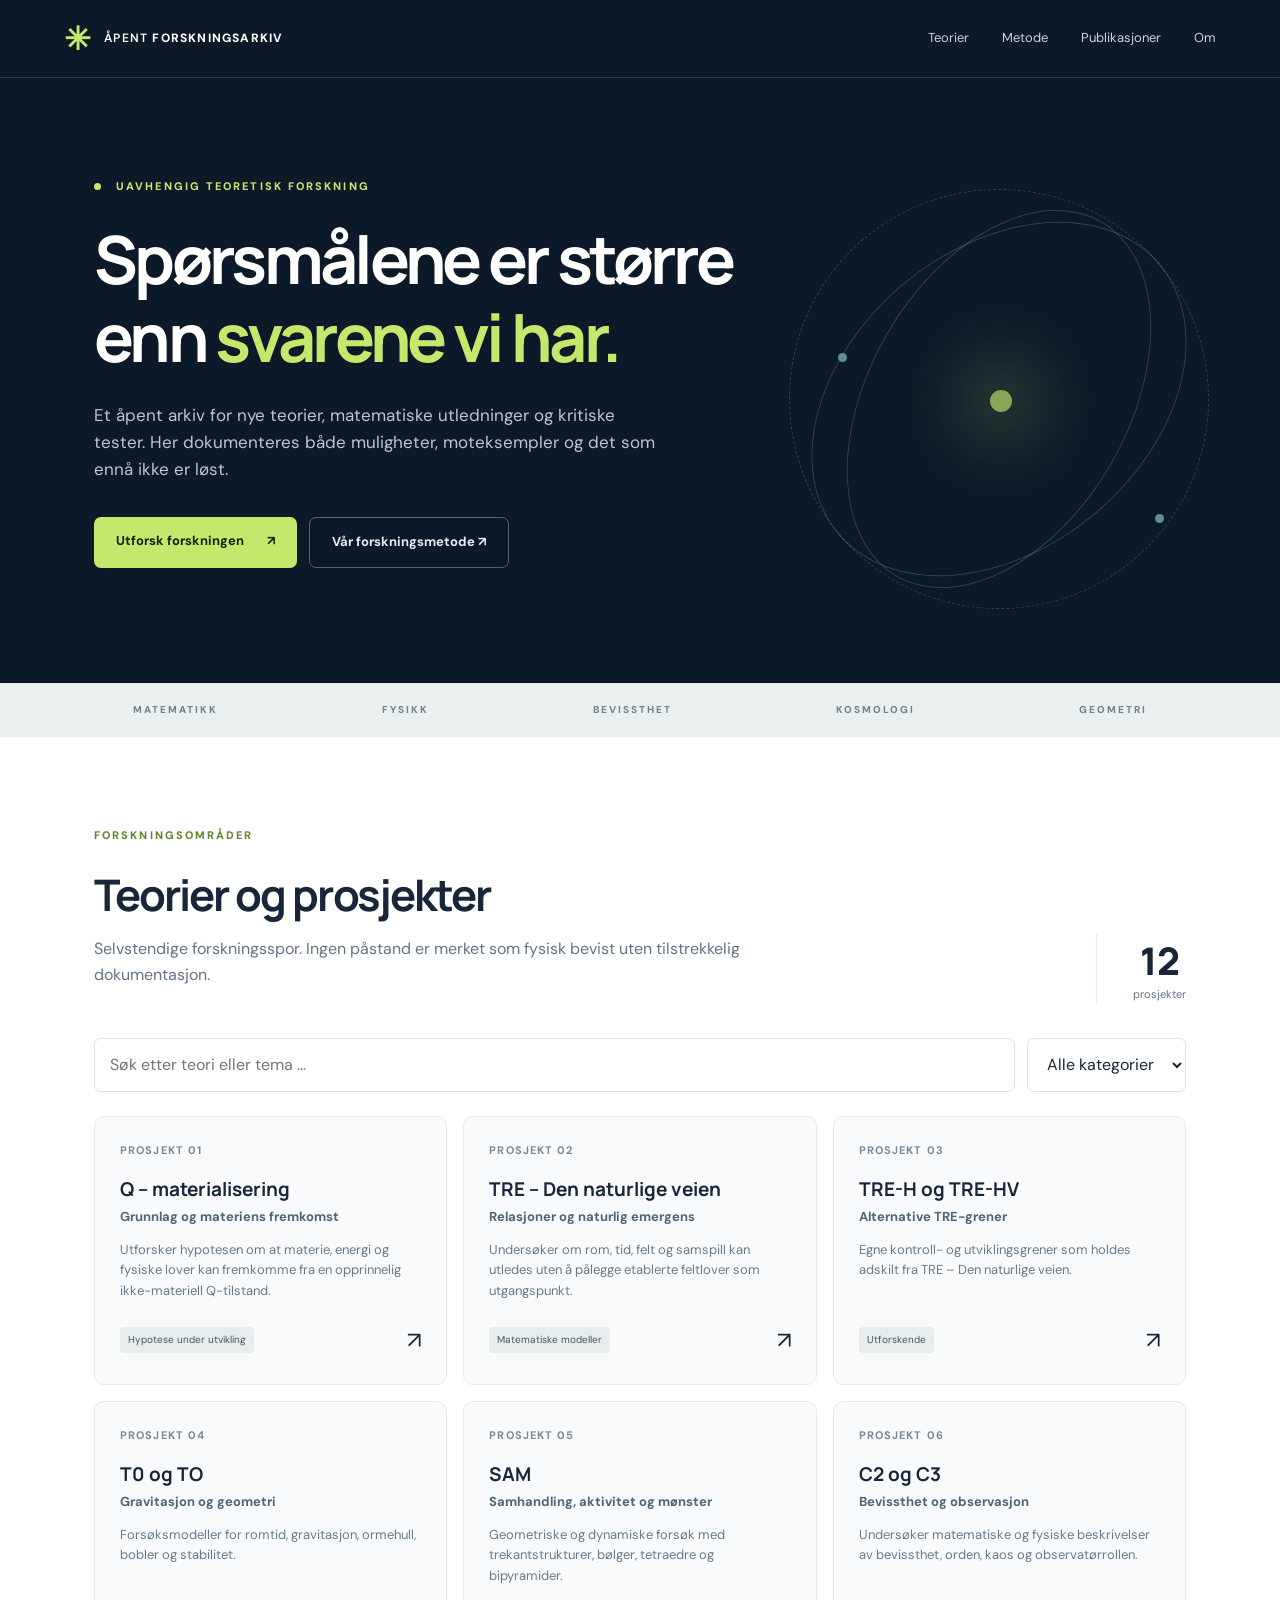
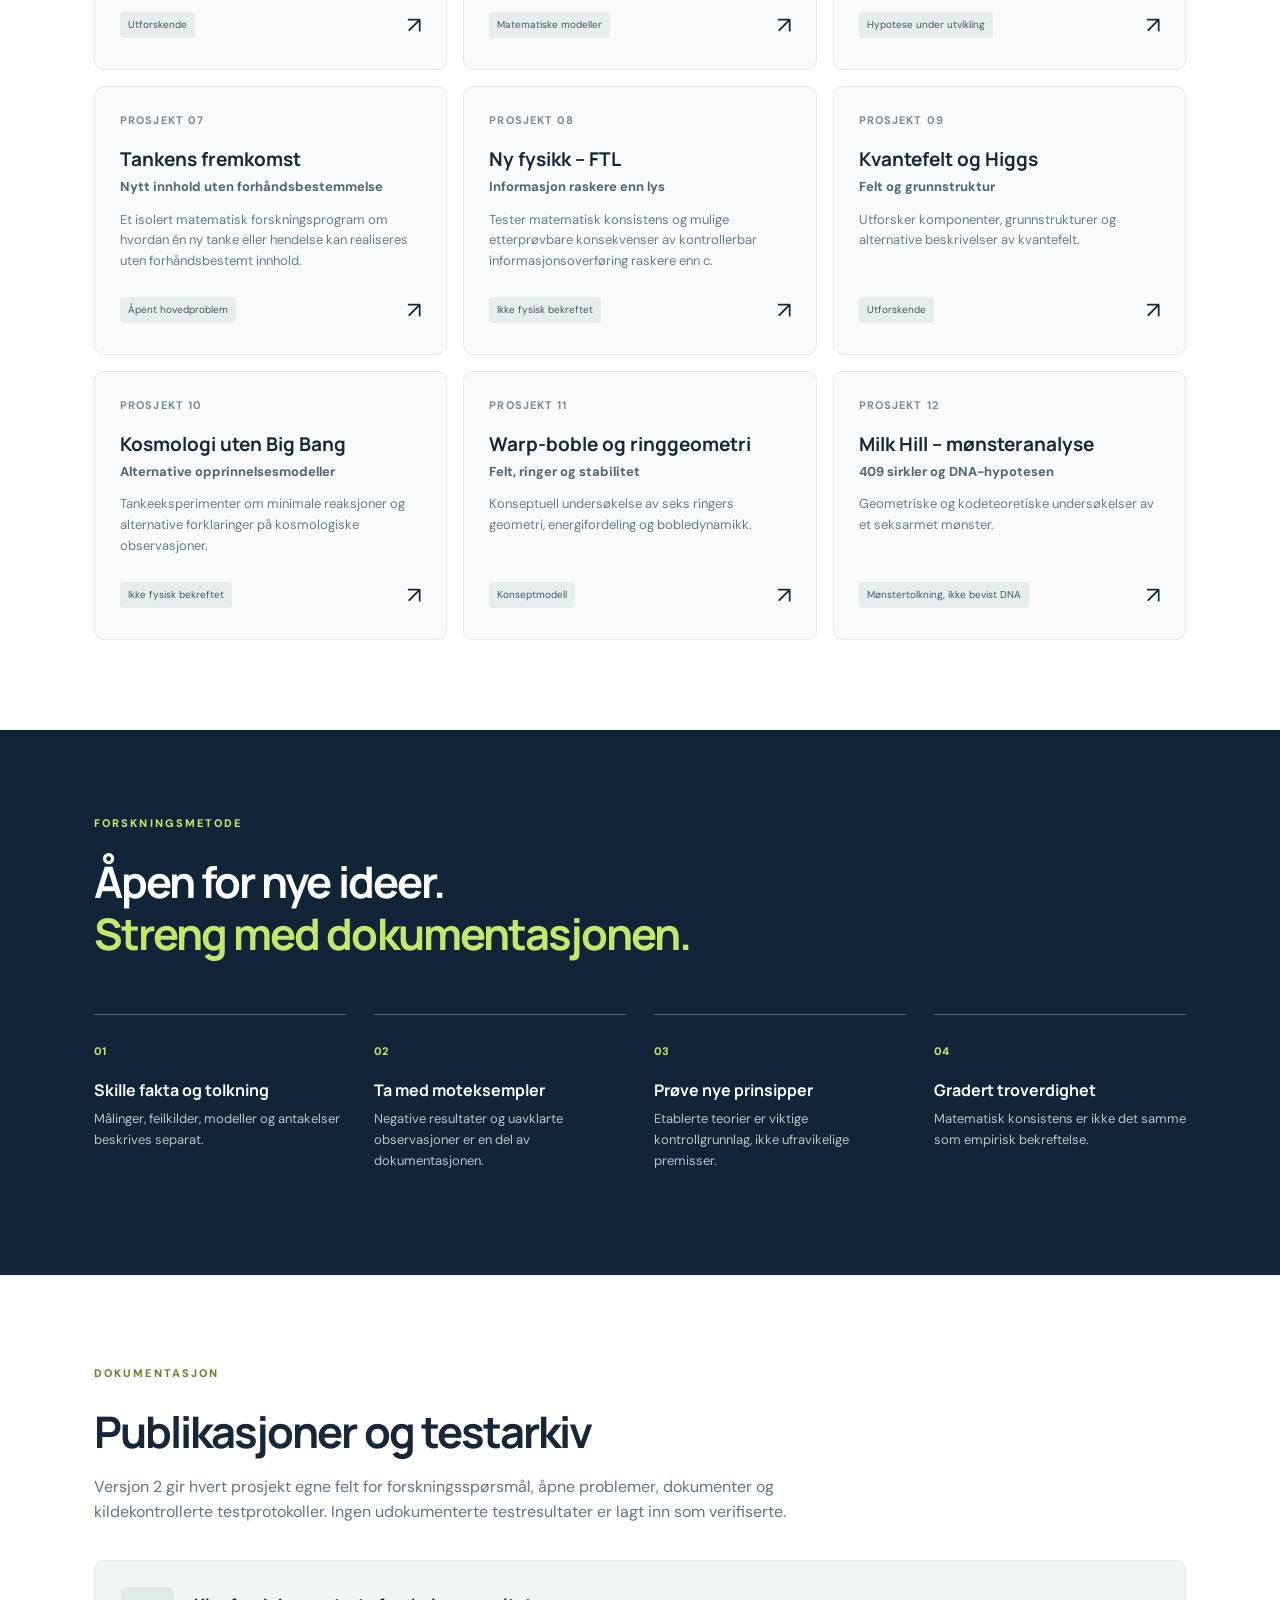
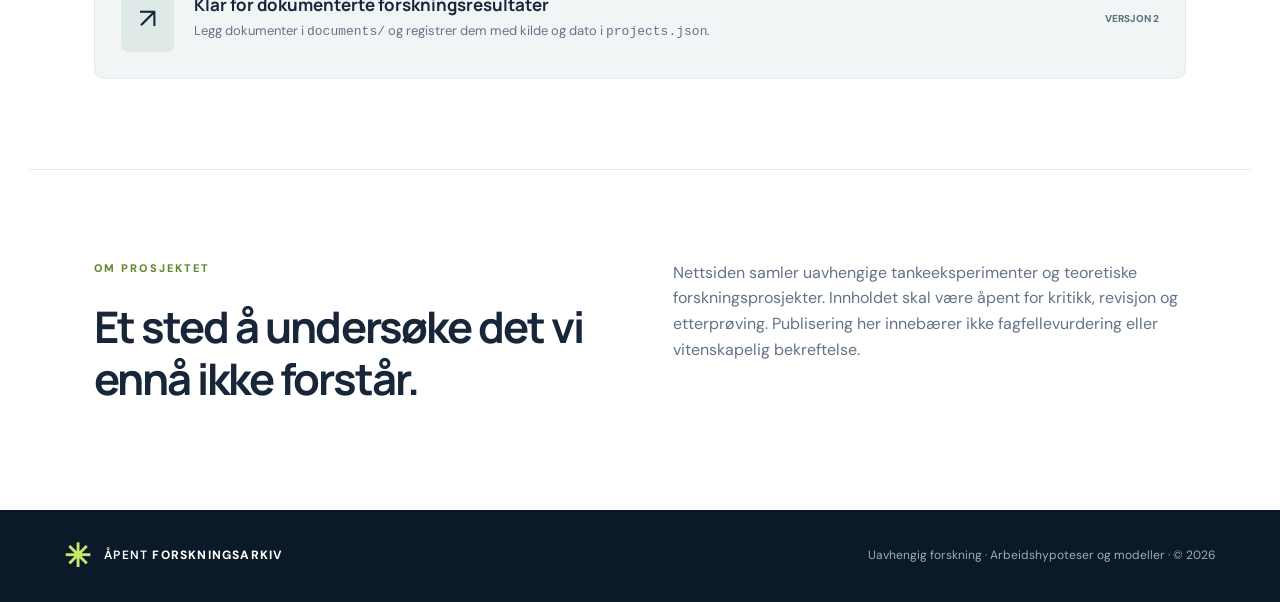
<file: index.html>
<!doctype html>
<html lang="nb"><head><meta charset="utf-8"><meta name="viewport" content="width=device-width, initial-scale=1">
<meta name="description" content="Uavhengig forskningsarkiv for teorier, matematiske modeller og dokumenterte tester.">
<title>Åpent Forskningsarkiv | Uavhengig forskning</title>
<link rel="stylesheet" href="style.css"></head>
<body>
<header class="topbar"><a href="#" class="brand"><span class="mark">✳</span><span>ÅPENT <strong>FORSKNINGSARKIV</strong></span></a><nav><a href="#prosjekter">Teorier</a><a href="#metode">Metode</a><a href="#arkiv">Publikasjoner</a><a href="#om">Om</a></nav><button class="nav-toggle" aria-label="Vis meny" aria-expanded="false">☰</button></header>
<main>
<section class="hero"><div class="hero-inner"><p class="eyebrow"><span class="pulse"></span> UAVHENGIG TEORETISK FORSKNING</p><h1>Spørsmålene er større<br>enn <em>svarene vi har.</em></h1><p class="lead">Et åpent arkiv for nye teorier, matematiske utledninger og kritiske tester. Her dokumenteres både muligheter, moteksempler og det som ennå ikke er løst.</p><div class="actions"><a class="btn primary" href="#prosjekter">Utforsk forskningen <span>↗</span></a><a class="btn ghost" href="#metode">Vår forskningsmetode ↗</a></div></div><div class="hero-art" aria-hidden="true"><div class="orbit o1"></div><div class="orbit o2"></div><div class="orbit o3"></div><div class="core"></div><div class="dot d1"></div><div class="dot d2"></div></div></section>
<section class="strip"><span>MATEMATIKK</span><span>FYSIKK</span><span>BEVISSTHET</span><span>KOSMOLOGI</span><span>GEOMETRI</span></section>
<section id="prosjekter" class="section"><div class="section-head"><div><p class="eyebrow dark">FORSKNINGSOMRÅDER</p><h2>Teorier og prosjekter</h2><p class="muted">Selvstendige forskningsspor. Ingen påstand er merket som fysisk bevist uten tilstrekkelig dokumentasjon.</p></div><div class="count"><span id="project-count">12</span><small>prosjekter</small></div></div><div class="filters"><input id="search" type="search" placeholder="Søk etter teori eller tema …" aria-label="Søk prosjekter"><select id="category" aria-label="Filtrer kategori"><option value="">Alle kategorier</option></select></div><div id="cards" class="cards"></div><p id="empty" class="empty" hidden>Ingen prosjekter samsvarer med søket.</p></section>
<section id="metode" class="method"><div class="section"><p class="eyebrow">FORSKNINGSMETODE</p><h2>Åpen for nye ideer.<br><em>Streng med dokumentasjonen.</em></h2><div class="method-grid"><article><span>01</span><h3>Skille fakta og tolkning</h3><p>Målinger, feilkilder, modeller og antakelser beskrives separat.</p></article><article><span>02</span><h3>Ta med moteksempler</h3><p>Negative resultater og uavklarte observasjoner er en del av dokumentasjonen.</p></article><article><span>03</span><h3>Prøve nye prinsipper</h3><p>Etablerte teorier er viktige kontrollgrunnlag, ikke ufravikelige premisser.</p></article><article><span>04</span><h3>Gradert troverdighet</h3><p>Matematisk konsistens er ikke det samme som empirisk bekreftelse.</p></article></div></div></section>
<section id="arkiv" class="section publications"><p class="eyebrow dark">DOKUMENTASJON</p><h2>Publikasjoner og testarkiv</h2><p class="muted">Versjon 2 gir hvert prosjekt egne felt for forskningsspørsmål, åpne problemer, dokumenter og kildekontrollerte testprotokoller. Ingen udokumenterte testresultater er lagt inn som verifiserte.</p><div class="archive-box"><div class="archive-icon">↗</div><div><h3>Klar for dokumenterte forskningsresultater</h3><p>Legg dokumenter i <code>documents/</code> og registrer dem med kilde og dato i <code>projects.json</code>.</p></div><span class="soon">VERSJON 2</span></div></section>
<section id="om" class="about section"><div><p class="eyebrow dark">OM PROSJEKTET</p><h2>Et sted å undersøke det vi ennå ikke forstår.</h2></div><p>Nettsiden samler uavhengige tankeeksperimenter og teoretiske forskningsprosjekter. Innholdet skal være åpent for kritikk, revisjon og etterprøving. Publisering her innebærer ikke fagfellevurdering eller vitenskapelig bekreftelse.</p></section>
</main><footer><div class="brand"><span class="mark">✳</span><span>ÅPENT <strong>FORSKNINGSARKIV</strong></span></div><p>Uavhengig forskning · Arbeidshypoteser og modeller · © <span id="year"></span></p></footer>
<dialog id="detail"><button class="close" aria-label="Lukk">×</button><div id="detail-content"></div></dialog>
<script src="app.js"></script></body></html>
</file>
<file: style.css>
@import url('https://fonts.googleapis.com/css2?family=DM+Sans:wght@400;500;600;700&family=Manrope:wght@400;500;600;700;800&display=swap');
:root{--navy:#0c1928;--ink:#172639;--muted:#647387;--accent:#c5e86c;--line:#e3e9ee;--paper:#f8fafb}*{box-sizing:border-box}html{scroll-behavior:smooth}body{margin:0;color:var(--ink);font:16px/1.6 'DM Sans',sans-serif;background:#fff}h1,h2,h3,p{margin-top:0}h1,h2,h3{font-family:Manrope,sans-serif;line-height:1.18}a{color:inherit;text-decoration:none}button,input,select{font:inherit}.topbar{height:78px;padding:0 max(5%,calc((100vw - 1220px)/2));display:flex;align-items:center;justify-content:space-between;background:var(--navy);color:#fff;border-bottom:1px solid #ffffff22}.brand{display:flex;gap:12px;align-items:center;letter-spacing:.1em;font-size:12px;font-weight:600}.brand strong{font-weight:800}.mark{color:var(--accent);font-size:32px;line-height:1}.topbar nav{display:flex;gap:33px;font-size:13px;color:#c9d5df}.topbar nav a:hover{color:var(--accent)}.nav-toggle{display:none}.hero{background:var(--navy);color:#fff;min-height:555px;position:relative;overflow:hidden}.hero-inner{max-width:1220px;margin:auto;padding:100px 5% 115px;position:relative;z-index:2}.eyebrow{font-size:11px;font-weight:800;letter-spacing:.19em;color:var(--accent);margin-bottom:24px}.eyebrow.dark{color:#65852a}.pulse{display:inline-block;width:7px;height:7px;border-radius:50%;background:var(--accent);margin-right:10px}.hero h1{font-size:clamp(40px,5.2vw,73px);letter-spacing:-.055em;max-width:850px;margin-bottom:25px}.hero h1 em,.method h2 em{font-style:normal;color:var(--accent)}.lead{color:#b8c7d5;max-width:565px;font-size:17px}.actions{display:flex;gap:12px;margin-top:34px;flex-wrap:wrap}.btn{padding:14px 22px;border-radius:7px;font-size:13px;font-weight:700}.primary{background:var(--accent);color:#17220d}.btn span{margin-left:20px}.ghost{border:1px solid #556476;color:#e8edf2}.hero-art{position:absolute;right:4%;top:15%;width:460px;height:460px;opacity:.68}.orbit{position:absolute;border:1px solid #a3d5cf55;border-radius:50%;transform:rotate(-32deg)}.o1{inset:25px 100px;transform:rotate(30deg)}.o2{inset:80px 20px;transform:rotate(-40deg)}.o3{inset:20px 20px;border-style:dashed;transform:rotate(15deg)}.core{position:absolute;top:48%;left:48%;width:22px;height:22px;border-radius:50%;background:var(--accent);box-shadow:0 0 75px 30px #c5e86c55}.dot{position:absolute;width:9px;height:9px;background:#8bc5c7;border-radius:50%}.d1{left:15%;top:40%}.d2{right:14%;bottom:23%}.strip{background:#eaf0f0;display:flex;gap:25px;justify-content:space-around;flex-wrap:wrap;padding:19px 5%;font-size:10px;font-weight:800;letter-spacing:.2em;color:#72828c}.section{max-width:1220px;margin:auto;padding:90px 5%}.section-head{display:flex;align-items:end;justify-content:space-between;gap:25px}.section h2,.method h2{font-size:clamp(30px,3.4vw,44px);letter-spacing:-.045em;margin-bottom:16px}.muted{color:var(--muted);max-width:710px}.count{display:flex;flex-direction:column;align-items:center;border-left:1px solid var(--line);padding-left:36px}.count span{font:800 38px Manrope}.count small{font-size:11px;color:var(--muted)}.filters{display:flex;gap:12px;margin:35px 0 24px}.filters input,.filters select{border:1px solid #dbe3e8;background:#fff;border-radius:7px;padding:13px 15px;color:var(--ink)}.filters input{flex:1;min-width:0}.filters select{max-width:240px}.cards{display:grid;grid-template-columns:repeat(3,1fr);gap:16px}.project{background:var(--paper);border:1px solid var(--line);border-radius:10px;padding:25px;min-height:248px;display:flex;flex-direction:column;transition:transform .15s,border-color .15s}.project:hover{transform:translateY(-3px);border-color:#a1b0b6}.project .num{font-size:11px;color:#7a8995;font-weight:700;letter-spacing:.1em}.project h3{font-size:19px;margin:19px 0 6px}.project .subtitle{color:#4e6577;font-size:13px;font-weight:700}.project p{font-size:13px;color:#687b8b;margin:12px 0 20px}.project .bottom{margin-top:auto;display:flex;justify-content:space-between;align-items:center;gap:10px}.tag{font-size:10px;padding:5px 8px;border-radius:4px;background:#e7eced;color:#455a62}.arrow{font-size:23px}.project button{all:unset;cursor:pointer;display:contents}.method{background:#112538;color:#fff}.method .section{padding-top:85px;padding-bottom:90px}.method h2{max-width:700px}.method-grid{display:grid;grid-template-columns:repeat(4,1fr);gap:28px;margin-top:55px}.method-grid article{border-top:1px solid #566d7b;padding-top:22px}.method-grid span{font-size:11px;color:var(--accent);font-weight:800}.method-grid h3{font-size:16px;margin:18px 0 10px}.method-grid p{color:#b7c5ce;font-size:13px}.publications .archive-box{display:flex;align-items:center;gap:20px;background:#f1f5f5;border:1px solid var(--line);padding:26px;border-radius:10px;margin-top:35px}.archive-icon{font-size:28px;background:#dfe9e8;padding:10px 18px;border-radius:7px}.archive-box h3{font-size:17px;margin:0 0 6px}.archive-box p{margin:0;color:var(--muted);font-size:13px}.soon{margin-left:auto;font-size:10px;font-weight:800;white-space:nowrap;color:#59747a}.about{border-top:1px solid var(--line);display:grid;grid-template-columns:1fr 1fr;gap:65px}.about p:last-child{color:var(--muted)}footer{background:#0c1928;color:#fff;padding:30px 5%;display:flex;align-items:center;justify-content:space-between;gap:15px}footer p{color:#9aaebb;font-size:12px;margin:0}.empty{padding:35px;text-align:center;color:var(--muted)}dialog{border:0;border-radius:13px;max-width:620px;width:calc(100% - 30px);padding:36px;box-shadow:0 30px 100px #0c192866}dialog::backdrop{background:#071522b8}.close{float:right;border:0;background:none;font-size:30px;cursor:pointer}.detail-status{font-size:12px;font-weight:700;color:#638329}.detail-description{color:var(--muted)}.detail-notice{padding:15px;background:#f0f5f3;border-radius:7px;font-size:13px}.docs a{display:block;margin:10px 0;color:#3b6a73;text-decoration:underline}@media(max-width:850px){.cards{grid-template-columns:repeat(2,1fr)}.hero-art{right:-230px;opacity:.25}.method-grid{grid-template-columns:repeat(2,1fr)}}@media(max-width:580px){.topbar{height:66px}.topbar nav{display:none;position:absolute;z-index:8;top:66px;left:0;right:0;background:#112538;padding:20px;flex-direction:column}.topbar nav.open{display:flex}.nav-toggle{display:block;background:none;border:0;color:#fff;font-size:24px}.hero-inner{padding:75px 6% 85px}.hero h1{font-size:40px}.section{padding:65px 6%}.section-head{align-items:start}.count{display:none}.cards,.method-grid,.about{grid-template-columns:1fr}.filters{flex-direction:column}.filters select{max-width:none}.publications .archive-box{align-items:flex-start;flex-wrap:wrap}.soon{margin-left:0}.about{gap:10px}footer{flex-direction:column;align-items:flex-start}}
/* Versjon 2: forskningsarkiv */
dialog{max-height:85dvh;overflow-y:auto}#detail-content h3{margin:24px 0 10px;font-size:18px}.research-list{padding-left:22px;color:#425466}.research-list li{margin:8px 0;overflow-wrap:anywhere}.research-list p{margin:5px 0}.research-list small{color:#697987}.docs a,.research-list a{color:#286274;text-decoration:underline}.project:focus-visible,.close:focus-visible{outline:3px solid #5e9db6;outline-offset:3px}
</file>
